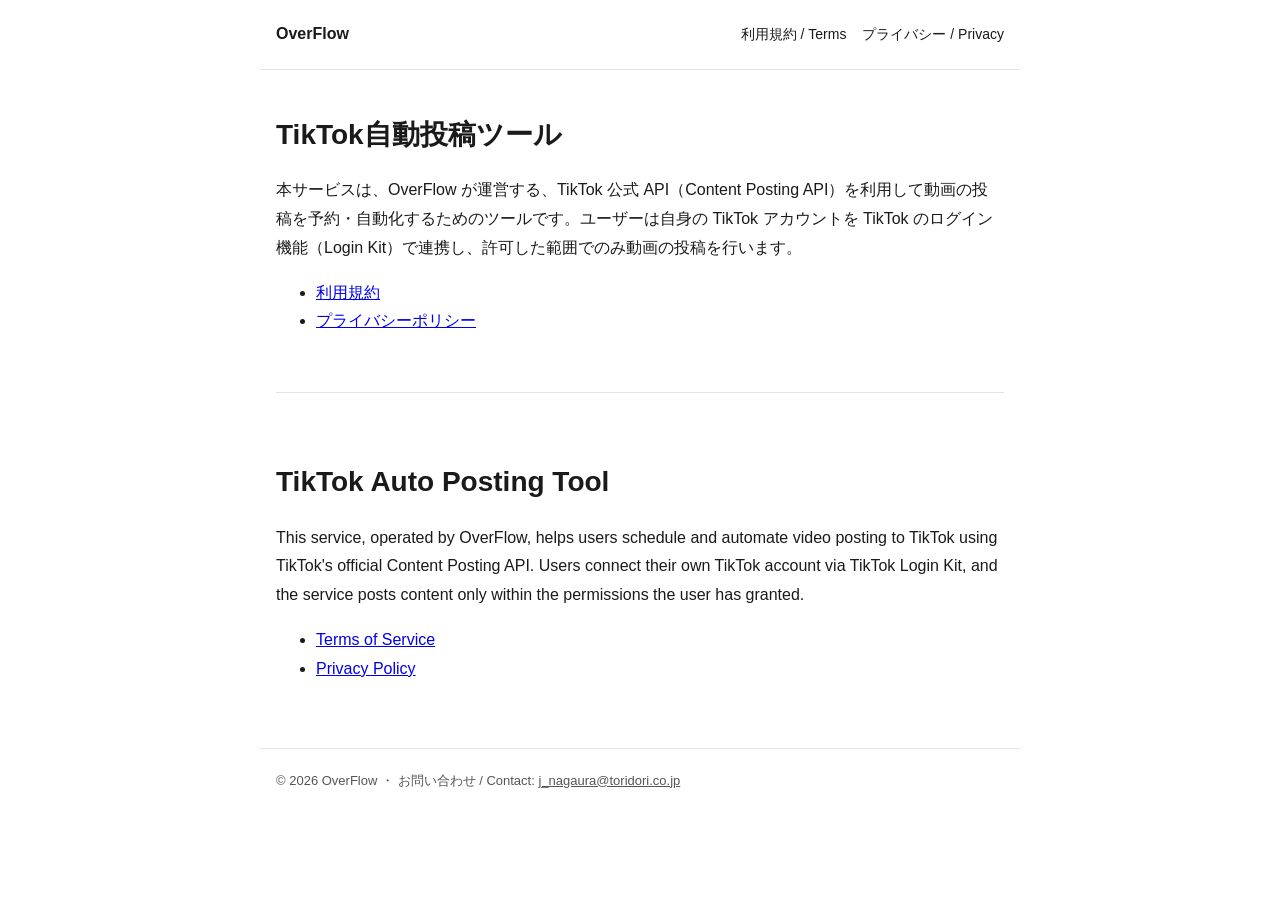
<file: index.html>
<!doctype html>
<html lang="ja"><head><meta charset="utf-8"><meta name="viewport" content="width=device-width,initial-scale=1">
<title>OverFlow - TikTok Auto Posting Tool</title><link rel="stylesheet" href="style.css"></head><body>
<header><a href="./">OverFlow</a><nav><a href="terms.html">利用規約 / Terms</a><a href="privacy.html">プライバシー / Privacy</a></nav></header>
<main>
<h1>TikTok自動投稿ツール</h1>
<p>本サービスは、OverFlow が運営する、TikTok 公式 API（Content Posting API）を利用して動画の投稿を予約・自動化するためのツールです。ユーザーは自身の TikTok アカウントを TikTok のログイン機能（Login Kit）で連携し、許可した範囲でのみ動画の投稿を行います。</p>
<ul>
<li><a href="terms.html">利用規約</a></li>
<li><a href="privacy.html">プライバシーポリシー</a></li>
</ul>
<section class="en">
<h1>TikTok Auto Posting Tool</h1>
<p>This service, operated by OverFlow, helps users schedule and automate video posting to TikTok using TikTok's official Content Posting API. Users connect their own TikTok account via TikTok Login Kit, and the service posts content only within the permissions the user has granted.</p>
<ul>
<li><a href="terms.html">Terms of Service</a></li>
<li><a href="privacy.html">Privacy Policy</a></li>
</ul>
</section>
</main>
<footer>© 2026 OverFlow ・ お問い合わせ / Contact: <a href="mailto:j_nagaura@toridori.co.jp">j_nagaura@toridori.co.jp</a></footer>
</body></html>
</file>
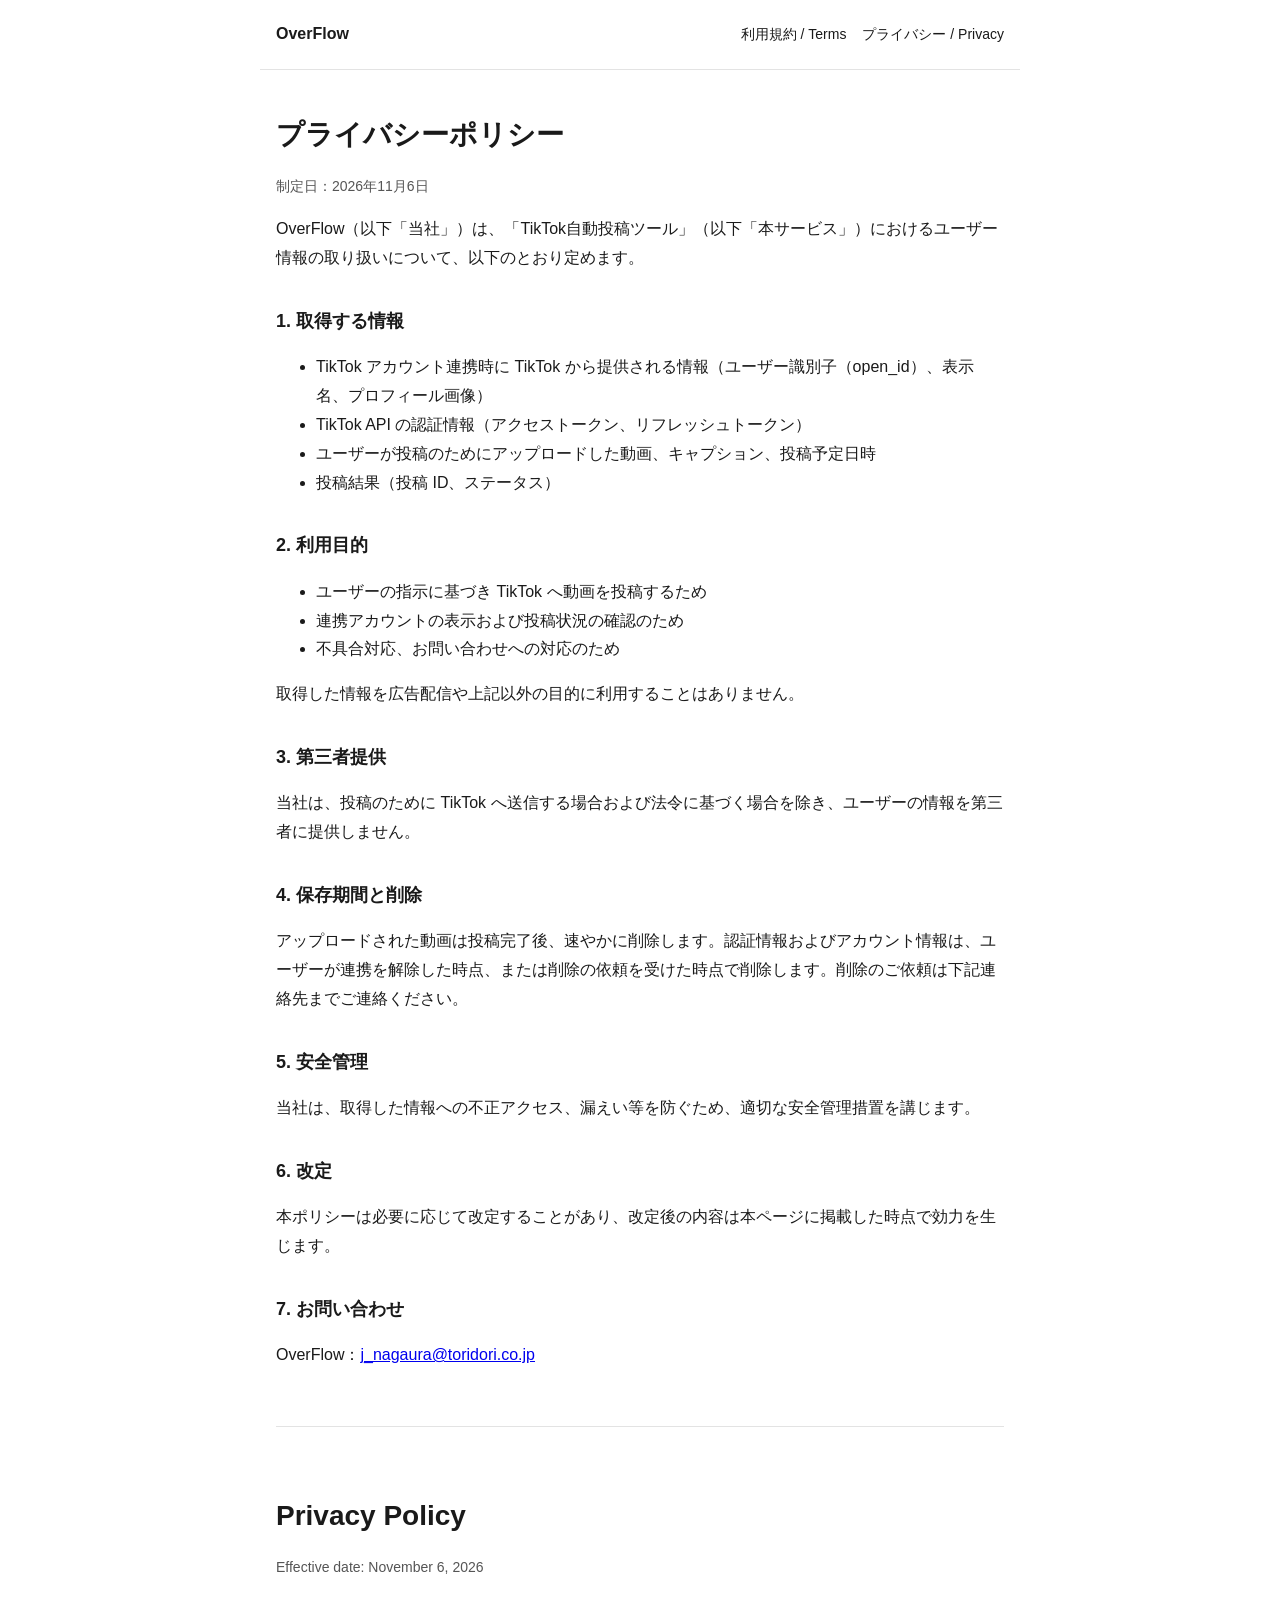
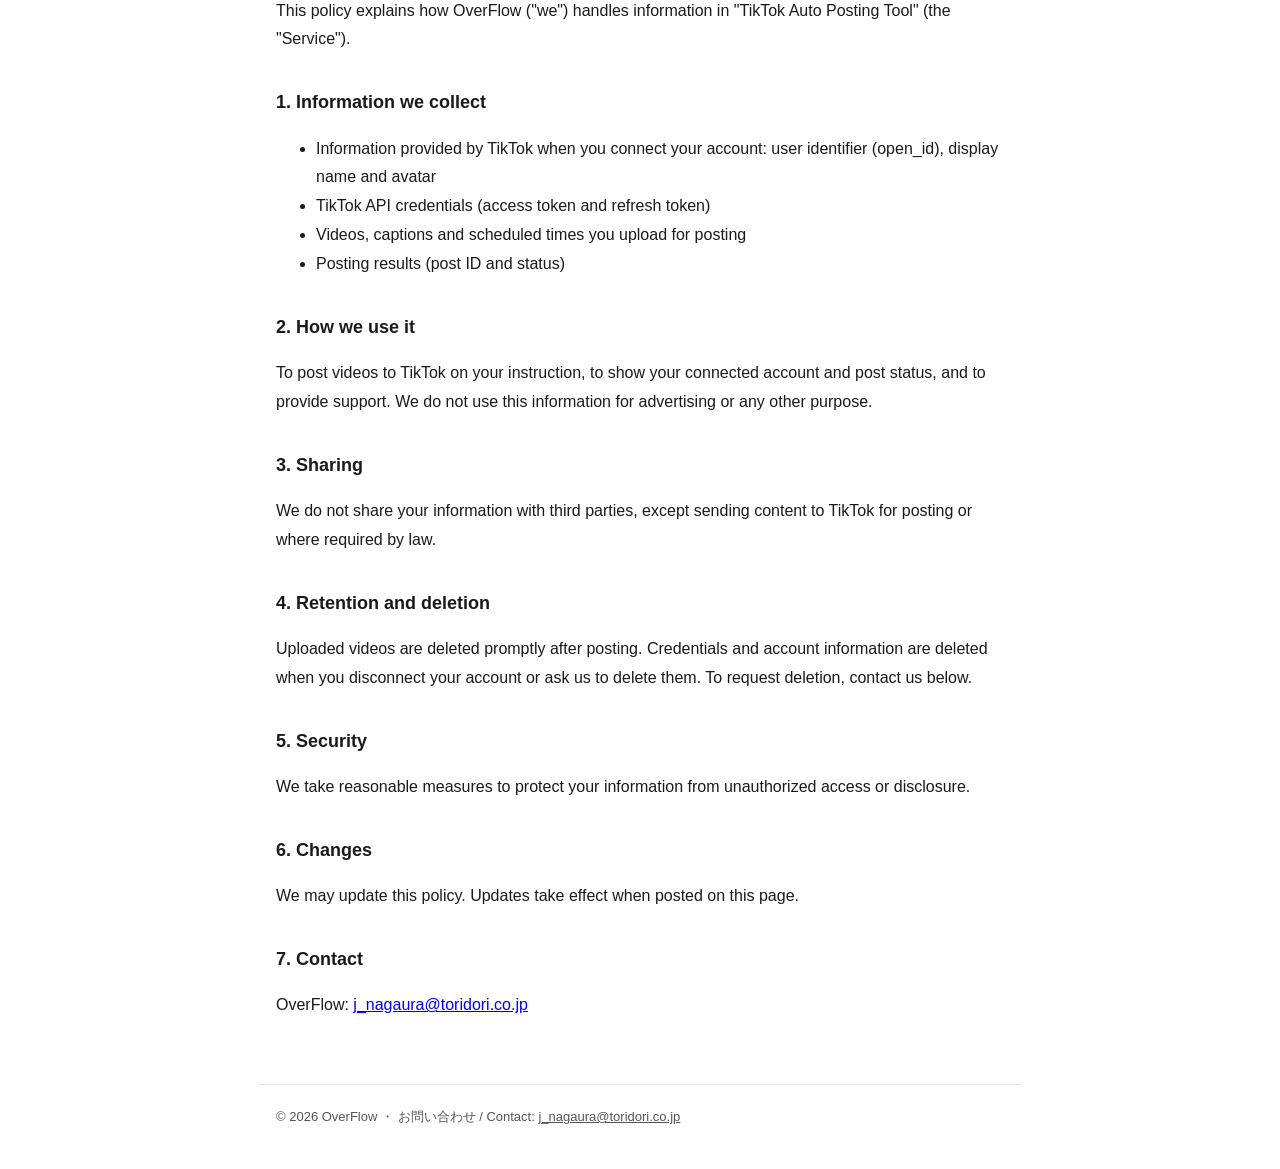
<file: privacy.html>
<!doctype html>
<html lang="ja"><head><meta charset="utf-8"><meta name="viewport" content="width=device-width,initial-scale=1">
<title>プライバシーポリシー / Privacy Policy</title><link rel="stylesheet" href="style.css"></head><body>
<header><a href="./">OverFlow</a><nav><a href="terms.html">利用規約 / Terms</a><a href="privacy.html">プライバシー / Privacy</a></nav></header>
<main>
<h1>プライバシーポリシー</h1>
<p class="muted">制定日：2026年11月6日</p>
<p>OverFlow（以下「当社」）は、「TikTok自動投稿ツール」（以下「本サービス」）におけるユーザー情報の取り扱いについて、以下のとおり定めます。</p>
<h2>1. 取得する情報</h2>
<ul>
<li>TikTok アカウント連携時に TikTok から提供される情報（ユーザー識別子（open_id）、表示名、プロフィール画像）</li>
<li>TikTok API の認証情報（アクセストークン、リフレッシュトークン）</li>
<li>ユーザーが投稿のためにアップロードした動画、キャプション、投稿予定日時</li>
<li>投稿結果（投稿 ID、ステータス）</li>
</ul>
<h2>2. 利用目的</h2>
<ul>
<li>ユーザーの指示に基づき TikTok へ動画を投稿するため</li>
<li>連携アカウントの表示および投稿状況の確認のため</li>
<li>不具合対応、お問い合わせへの対応のため</li>
</ul>
<p>取得した情報を広告配信や上記以外の目的に利用することはありません。</p>
<h2>3. 第三者提供</h2>
<p>当社は、投稿のために TikTok へ送信する場合および法令に基づく場合を除き、ユーザーの情報を第三者に提供しません。</p>
<h2>4. 保存期間と削除</h2>
<p>アップロードされた動画は投稿完了後、速やかに削除します。認証情報およびアカウント情報は、ユーザーが連携を解除した時点、または削除の依頼を受けた時点で削除します。削除のご依頼は下記連絡先までご連絡ください。</p>
<h2>5. 安全管理</h2>
<p>当社は、取得した情報への不正アクセス、漏えい等を防ぐため、適切な安全管理措置を講じます。</p>
<h2>6. 改定</h2>
<p>本ポリシーは必要に応じて改定することがあり、改定後の内容は本ページに掲載した時点で効力を生じます。</p>
<h2>7. お問い合わせ</h2>
<p>OverFlow：<a href="mailto:j_nagaura@toridori.co.jp">j_nagaura@toridori.co.jp</a></p>

<section class="en">
<h1>Privacy Policy</h1>
<p class="muted">Effective date: November 6, 2026</p>
<p>This policy explains how OverFlow ("we") handles information in "TikTok Auto Posting Tool" (the "Service").</p>
<h2>1. Information we collect</h2>
<ul>
<li>Information provided by TikTok when you connect your account: user identifier (open_id), display name and avatar</li>
<li>TikTok API credentials (access token and refresh token)</li>
<li>Videos, captions and scheduled times you upload for posting</li>
<li>Posting results (post ID and status)</li>
</ul>
<h2>2. How we use it</h2>
<p>To post videos to TikTok on your instruction, to show your connected account and post status, and to provide support. We do not use this information for advertising or any other purpose.</p>
<h2>3. Sharing</h2>
<p>We do not share your information with third parties, except sending content to TikTok for posting or where required by law.</p>
<h2>4. Retention and deletion</h2>
<p>Uploaded videos are deleted promptly after posting. Credentials and account information are deleted when you disconnect your account or ask us to delete them. To request deletion, contact us below.</p>
<h2>5. Security</h2>
<p>We take reasonable measures to protect your information from unauthorized access or disclosure.</p>
<h2>6. Changes</h2>
<p>We may update this policy. Updates take effect when posted on this page.</p>
<h2>7. Contact</h2>
<p>OverFlow: <a href="mailto:j_nagaura@toridori.co.jp">j_nagaura@toridori.co.jp</a></p>
</section>
</main>
<footer>© 2026 OverFlow ・ お問い合わせ / Contact: <a href="mailto:j_nagaura@toridori.co.jp">j_nagaura@toridori.co.jp</a></footer>
</body></html>
</file>
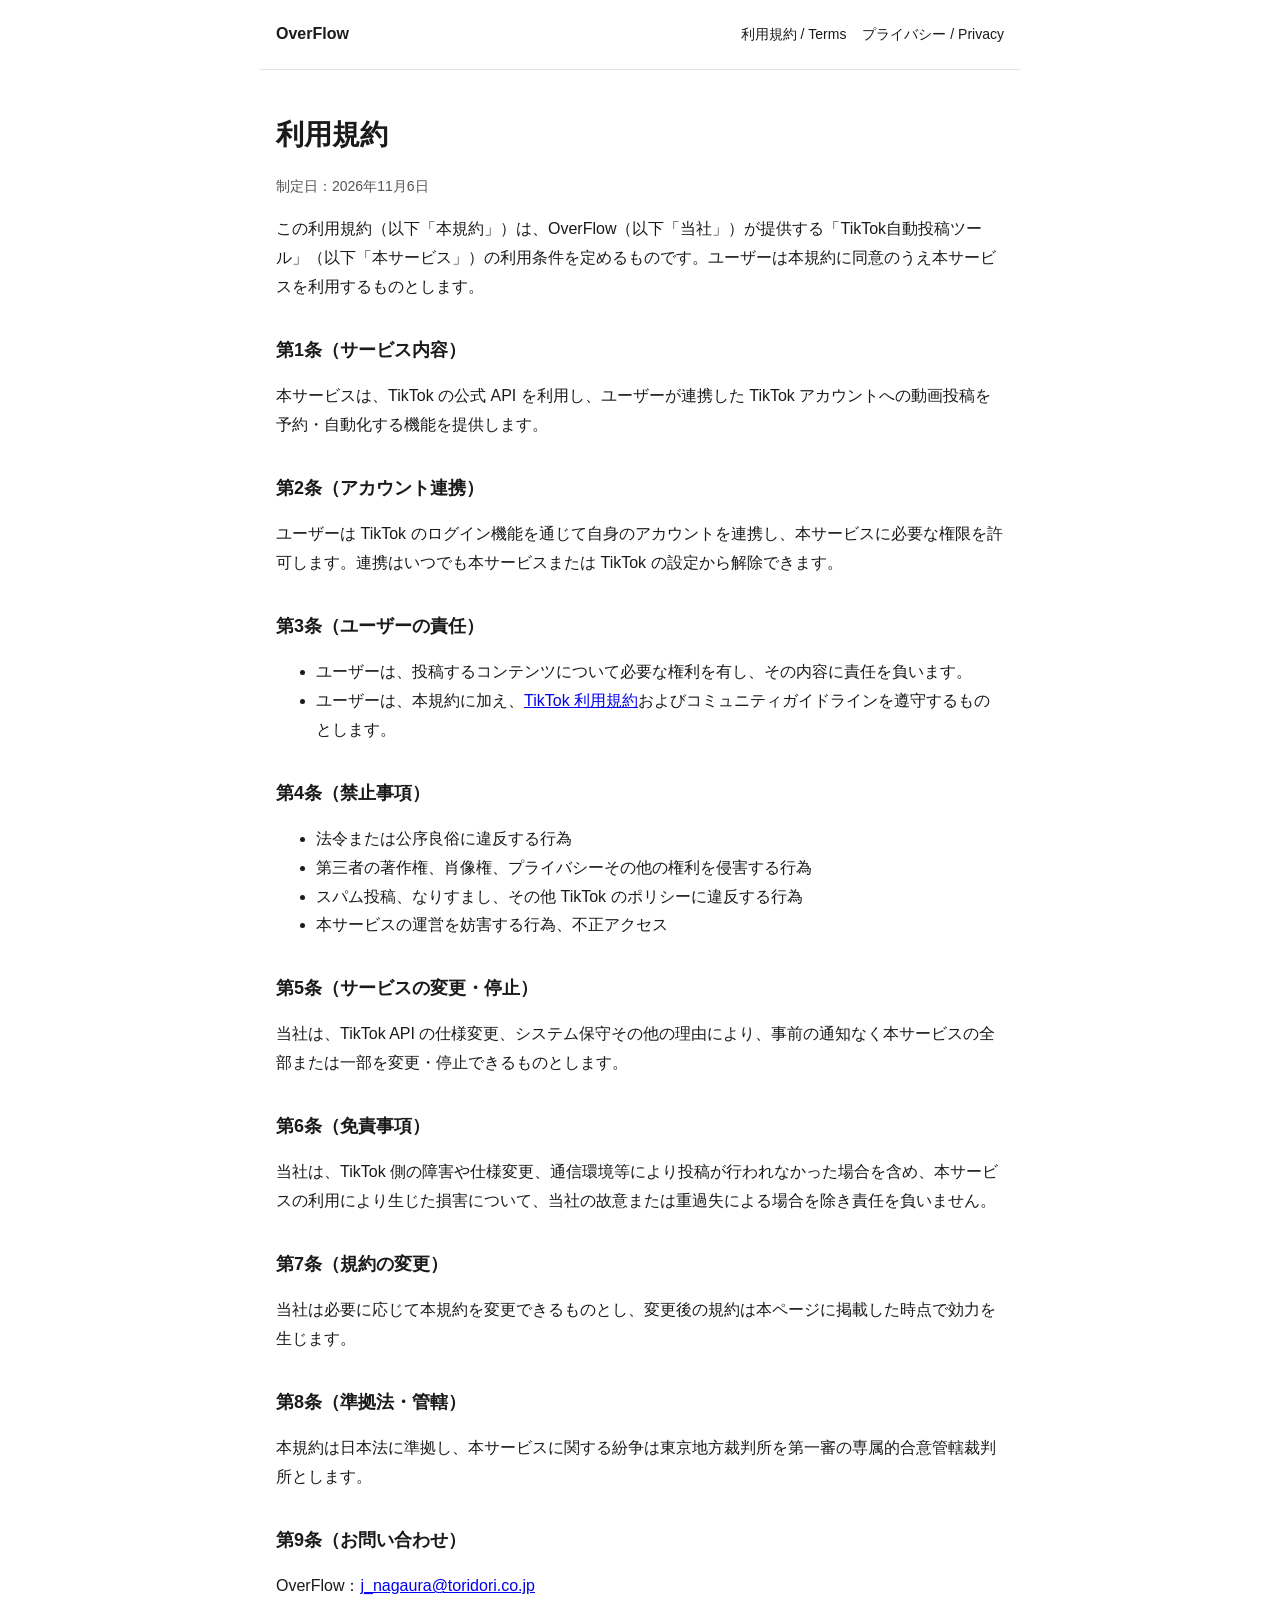
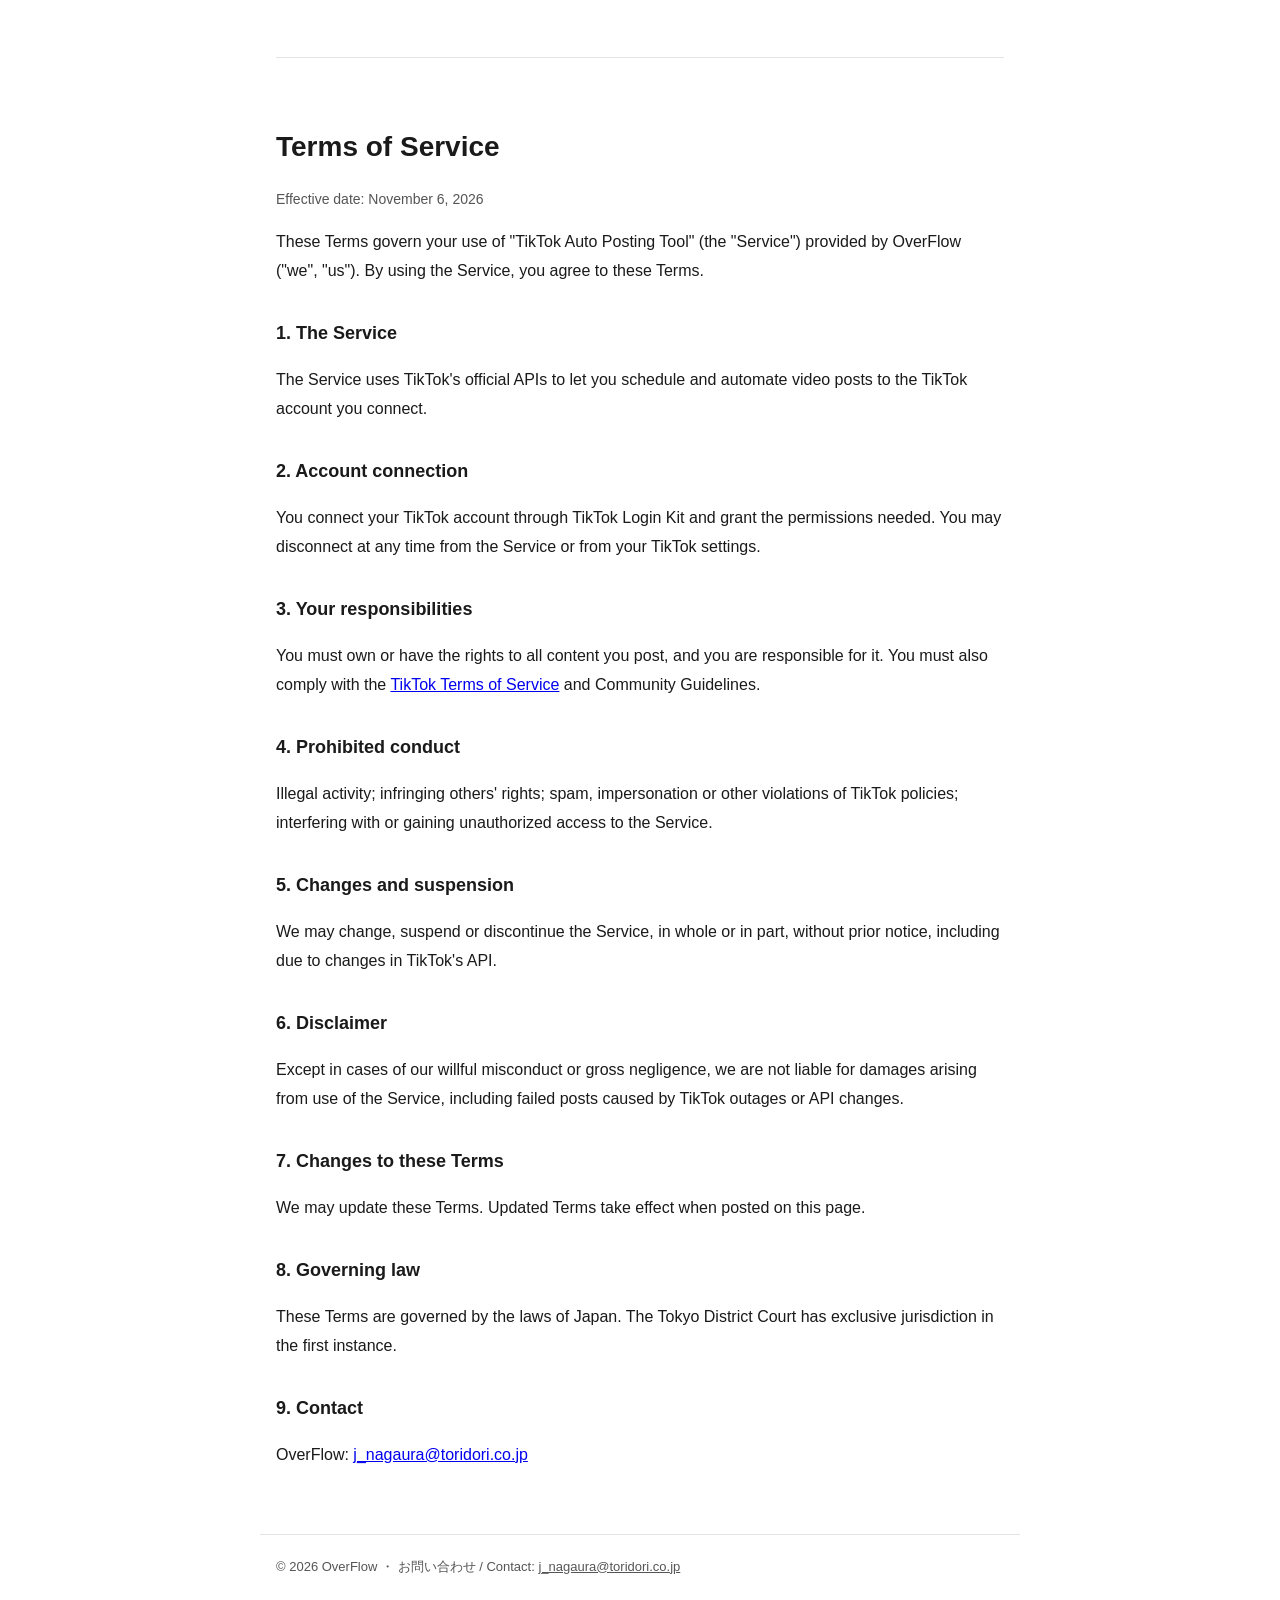
<file: terms.html>
<!doctype html>
<html lang="ja"><head><meta charset="utf-8"><meta name="viewport" content="width=device-width,initial-scale=1">
<title>利用規約 / Terms of Service</title><link rel="stylesheet" href="style.css"></head><body>
<header><a href="./">OverFlow</a><nav><a href="terms.html">利用規約 / Terms</a><a href="privacy.html">プライバシー / Privacy</a></nav></header>
<main>
<h1>利用規約</h1>
<p class="muted">制定日：2026年11月6日</p>
<p>この利用規約（以下「本規約」）は、OverFlow（以下「当社」）が提供する「TikTok自動投稿ツール」（以下「本サービス」）の利用条件を定めるものです。ユーザーは本規約に同意のうえ本サービスを利用するものとします。</p>
<h2>第1条（サービス内容）</h2>
<p>本サービスは、TikTok の公式 API を利用し、ユーザーが連携した TikTok アカウントへの動画投稿を予約・自動化する機能を提供します。</p>
<h2>第2条（アカウント連携）</h2>
<p>ユーザーは TikTok のログイン機能を通じて自身のアカウントを連携し、本サービスに必要な権限を許可します。連携はいつでも本サービスまたは TikTok の設定から解除できます。</p>
<h2>第3条（ユーザーの責任）</h2>
<ul>
<li>ユーザーは、投稿するコンテンツについて必要な権利を有し、その内容に責任を負います。</li>
<li>ユーザーは、本規約に加え、<a href="https://www.tiktok.com/legal/terms-of-service" target="_blank" rel="noopener">TikTok 利用規約</a>およびコミュニティガイドラインを遵守するものとします。</li>
</ul>
<h2>第4条（禁止事項）</h2>
<ul>
<li>法令または公序良俗に違反する行為</li>
<li>第三者の著作権、肖像権、プライバシーその他の権利を侵害する行為</li>
<li>スパム投稿、なりすまし、その他 TikTok のポリシーに違反する行為</li>
<li>本サービスの運営を妨害する行為、不正アクセス</li>
</ul>
<h2>第5条（サービスの変更・停止）</h2>
<p>当社は、TikTok API の仕様変更、システム保守その他の理由により、事前の通知なく本サービスの全部または一部を変更・停止できるものとします。</p>
<h2>第6条（免責事項）</h2>
<p>当社は、TikTok 側の障害や仕様変更、通信環境等により投稿が行われなかった場合を含め、本サービスの利用により生じた損害について、当社の故意または重過失による場合を除き責任を負いません。</p>
<h2>第7条（規約の変更）</h2>
<p>当社は必要に応じて本規約を変更できるものとし、変更後の規約は本ページに掲載した時点で効力を生じます。</p>
<h2>第8条（準拠法・管轄）</h2>
<p>本規約は日本法に準拠し、本サービスに関する紛争は東京地方裁判所を第一審の専属的合意管轄裁判所とします。</p>
<h2>第9条（お問い合わせ）</h2>
<p>OverFlow：<a href="mailto:j_nagaura@toridori.co.jp">j_nagaura@toridori.co.jp</a></p>

<section class="en">
<h1>Terms of Service</h1>
<p class="muted">Effective date: November 6, 2026</p>
<p>These Terms govern your use of "TikTok Auto Posting Tool" (the "Service") provided by OverFlow ("we", "us"). By using the Service, you agree to these Terms.</p>
<h2>1. The Service</h2>
<p>The Service uses TikTok's official APIs to let you schedule and automate video posts to the TikTok account you connect.</p>
<h2>2. Account connection</h2>
<p>You connect your TikTok account through TikTok Login Kit and grant the permissions needed. You may disconnect at any time from the Service or from your TikTok settings.</p>
<h2>3. Your responsibilities</h2>
<p>You must own or have the rights to all content you post, and you are responsible for it. You must also comply with the <a href="https://www.tiktok.com/legal/terms-of-service" target="_blank" rel="noopener">TikTok Terms of Service</a> and Community Guidelines.</p>
<h2>4. Prohibited conduct</h2>
<p>Illegal activity; infringing others' rights; spam, impersonation or other violations of TikTok policies; interfering with or gaining unauthorized access to the Service.</p>
<h2>5. Changes and suspension</h2>
<p>We may change, suspend or discontinue the Service, in whole or in part, without prior notice, including due to changes in TikTok's API.</p>
<h2>6. Disclaimer</h2>
<p>Except in cases of our willful misconduct or gross negligence, we are not liable for damages arising from use of the Service, including failed posts caused by TikTok outages or API changes.</p>
<h2>7. Changes to these Terms</h2>
<p>We may update these Terms. Updated Terms take effect when posted on this page.</p>
<h2>8. Governing law</h2>
<p>These Terms are governed by the laws of Japan. The Tokyo District Court has exclusive jurisdiction in the first instance.</p>
<h2>9. Contact</h2>
<p>OverFlow: <a href="mailto:j_nagaura@toridori.co.jp">j_nagaura@toridori.co.jp</a></p>
</section>
</main>
<footer>© 2026 OverFlow ・ お問い合わせ / Contact: <a href="mailto:j_nagaura@toridori.co.jp">j_nagaura@toridori.co.jp</a></footer>
</body></html>
</file>
<file: style.css>
:root{--fg:#1a1a1a;--muted:#555;--line:#e3e3e3;--accent:#111;--bg:#fff}
@media (prefers-color-scheme:dark){:root{--fg:#eee;--muted:#aaa;--line:#333;--accent:#fff;--bg:#121212}}
*{box-sizing:border-box}
body{margin:0;background:var(--bg);color:var(--fg);font-family:-apple-system,BlinkMacSystemFont,"Hiragino Sans","Noto Sans JP",sans-serif;line-height:1.8}
header,main,footer{max-width:760px;margin:0 auto;padding:0 16px}
header{display:flex;justify-content:space-between;align-items:center;padding-top:20px;padding-bottom:20px;border-bottom:1px solid var(--line)}
header a{color:var(--fg);text-decoration:none;font-weight:700}
nav a{font-weight:400;margin-left:16px;font-size:14px}
h1{font-size:28px;margin:40px 0 8px}
h2{font-size:18px;margin:32px 0 8px}
p,li{color:var(--fg)}
.muted{color:var(--muted);font-size:14px}
.en{margin-top:56px;padding-top:24px;border-top:1px solid var(--line)}
footer{margin-top:64px;padding-top:20px;padding-bottom:40px;border-top:1px solid var(--line);font-size:13px;color:var(--muted)}
footer a{color:var(--muted)}
</file>
